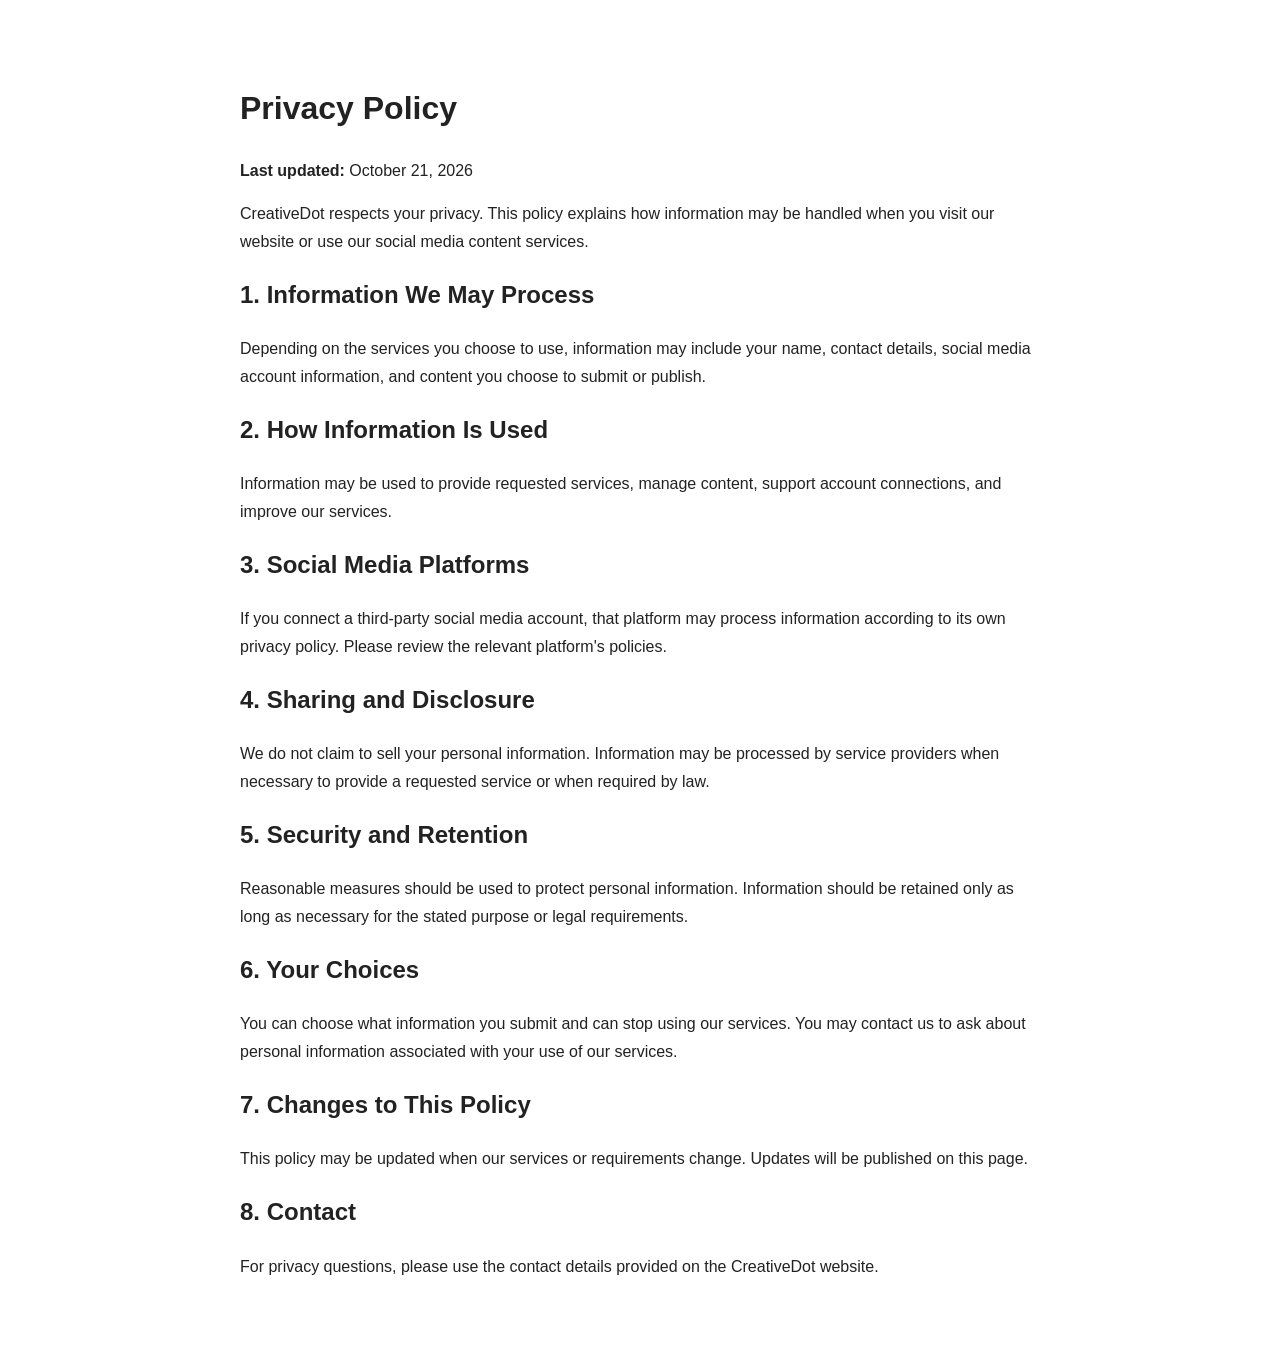
<file: privacy.html>
<!DOCTYPE html>
<html lang="en">
<head>
  <meta charset="UTF-8">
  <meta name="viewport" content="width=device-width, initial-scale=1.0">
  <title>Privacy Policy | CreativeDot</title>
</head>
<body style="font-family: Arial, sans-serif; max-width: 800px; margin: 40px auto; padding: 20px; line-height: 1.7; color: #222;">
  <h1>Privacy Policy</h1>
  <p><strong>Last updated:</strong> October 21, 2026</p>

  <p>CreativeDot respects your privacy. This policy explains how information may be handled when you visit our website or use our social media content services.</p>

  <h2>1. Information We May Process</h2>
  <p>Depending on the services you choose to use, information may include your name, contact details, social media account information, and content you choose to submit or publish.</p>

  <h2>2. How Information Is Used</h2>
  <p>Information may be used to provide requested services, manage content, support account connections, and improve our services.</p>

  <h2>3. Social Media Platforms</h2>
  <p>If you connect a third-party social media account, that platform may process information according to its own privacy policy. Please review the relevant platform's policies.</p>

  <h2>4. Sharing and Disclosure</h2>
  <p>We do not claim to sell your personal information. Information may be processed by service providers when necessary to provide a requested service or when required by law.</p>

  <h2>5. Security and Retention</h2>
  <p>Reasonable measures should be used to protect personal information. Information should be retained only as long as necessary for the stated purpose or legal requirements.</p>

  <h2>6. Your Choices</h2>
  <p>You can choose what information you submit and can stop using our services. You may contact us to ask about personal information associated with your use of our services.</p>

  <h2>7. Changes to This Policy</h2>
  <p>This policy may be updated when our services or requirements change. Updates will be published on this page.</p>

  <h2>8. Contact</h2>
  <p>For privacy questions, please use the contact details provided on the CreativeDot website.</p>
</body>
</html>
</file>
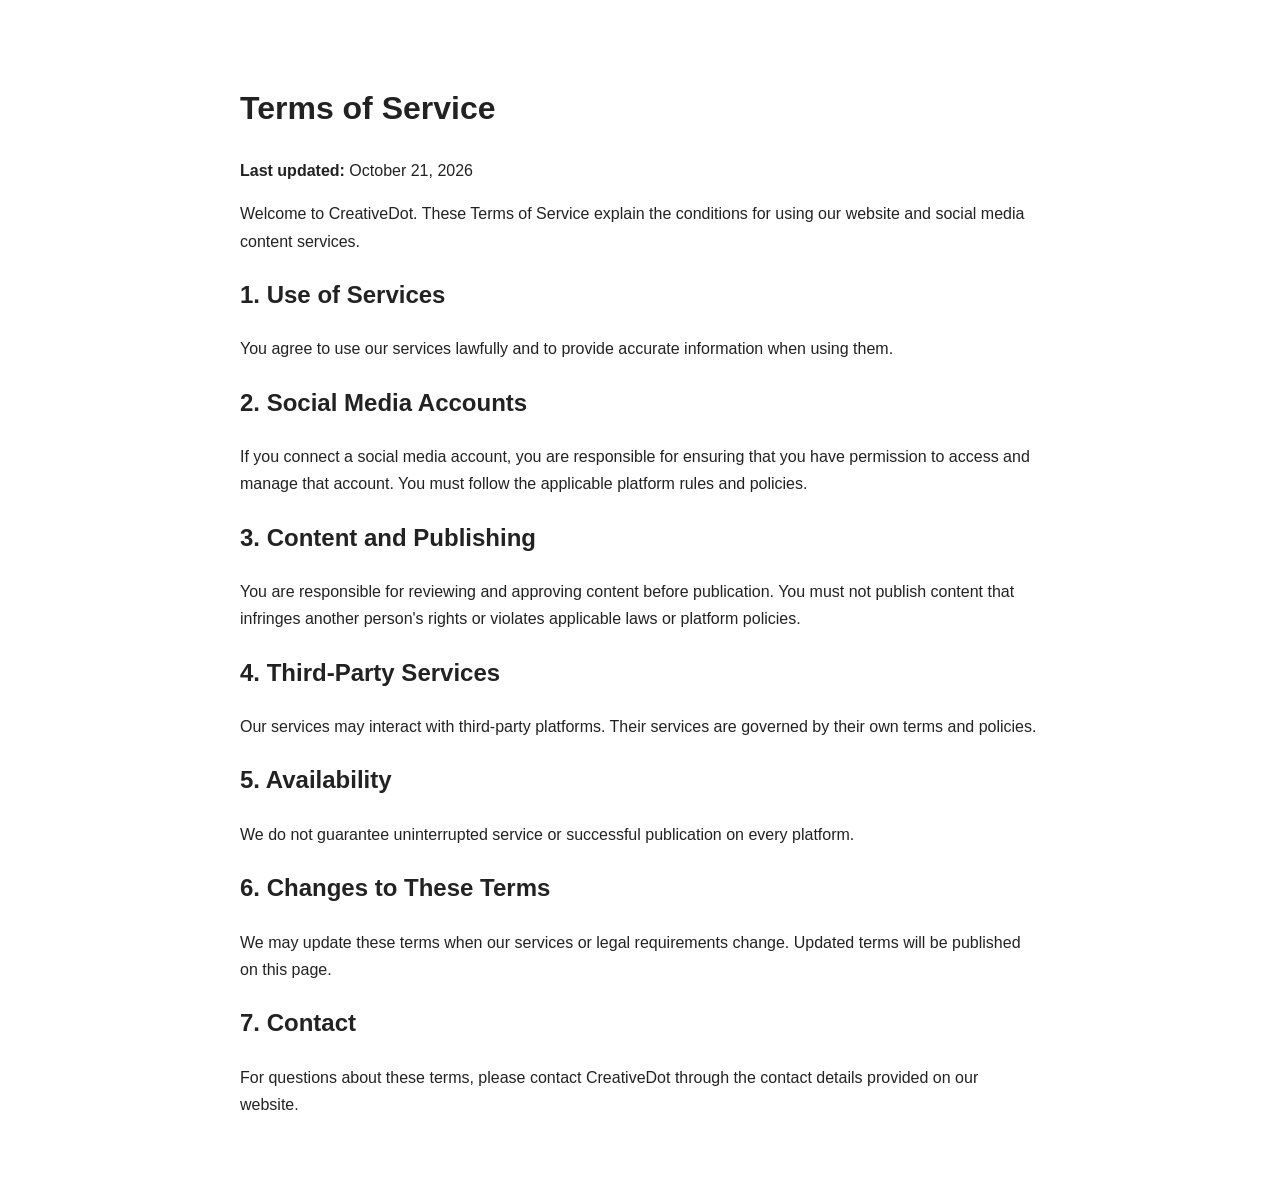
<file: terms.html>
<!DOCTYPE html>
<html lang="en">
<head>
  <meta charset="UTF-8">
  <meta name="viewport" content="width=device-width, initial-scale=1.0">
  <title>Terms of Service | CreativeDot</title>
</head>
<body style="font-family: Arial, sans-serif; max-width: 800px; margin: 40px auto; padding: 20px; line-height: 1.7; color: #222;">
  <h1>Terms of Service</h1>
  <p><strong>Last updated:</strong> October 21, 2026</p>

  <p>Welcome to CreativeDot. These Terms of Service explain the conditions for using our website and social media content services.</p>

  <h2>1. Use of Services</h2>
  <p>You agree to use our services lawfully and to provide accurate information when using them.</p>

  <h2>2. Social Media Accounts</h2>
  <p>If you connect a social media account, you are responsible for ensuring that you have permission to access and manage that account. You must follow the applicable platform rules and policies.</p>

  <h2>3. Content and Publishing</h2>
  <p>You are responsible for reviewing and approving content before publication. You must not publish content that infringes another person's rights or violates applicable laws or platform policies.</p>

  <h2>4. Third-Party Services</h2>
  <p>Our services may interact with third-party platforms. Their services are governed by their own terms and policies.</p>

  <h2>5. Availability</h2>
  <p>We do not guarantee uninterrupted service or successful publication on every platform.</p>

  <h2>6. Changes to These Terms</h2>
  <p>We may update these terms when our services or legal requirements change. Updated terms will be published on this page.</p>

  <h2>7. Contact</h2>
  <p>For questions about these terms, please contact CreativeDot through the contact details provided on our website.</p>
</body>
</html>
</file>
